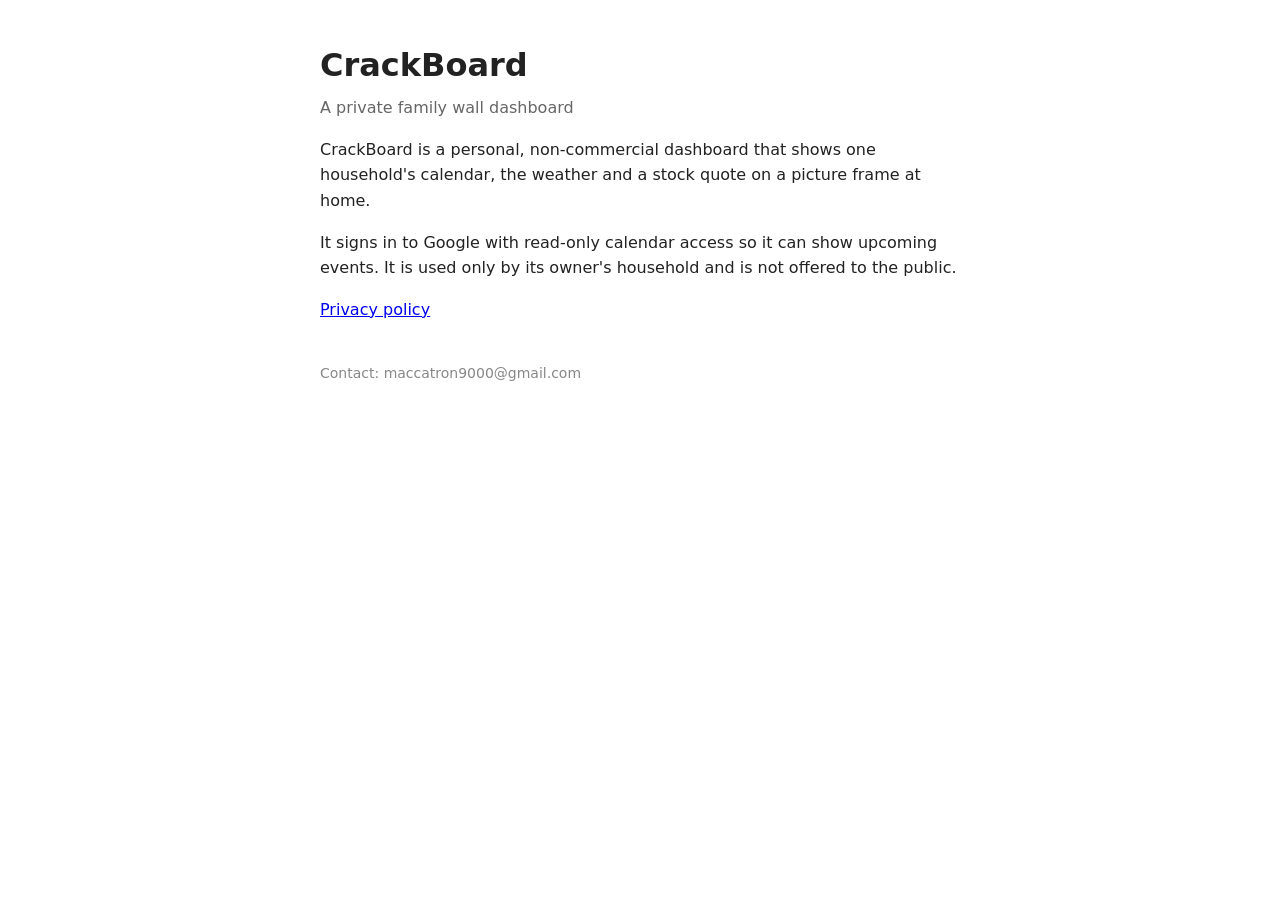
<file: index.html>
<!doctype html><html lang="en"><head><meta charset="utf-8"><meta name="viewport" content="width=device-width,initial-scale=1"><title>CrackBoard</title><link rel="stylesheet" href="style.css"></head><body>
<h1>CrackBoard</h1><p class="sub">A private family wall dashboard</p>
<p>CrackBoard is a personal, non-commercial dashboard that shows one household's calendar, the weather and a stock quote on a picture frame at home.</p>
<p>It signs in to Google with read-only calendar access so it can show upcoming events. It is used only by its owner's household and is not offered to the public.</p>
<p><a href="privacy.html">Privacy policy</a></p>
<footer>Contact: maccatron9000@gmail.com</footer></body></html>
</file>
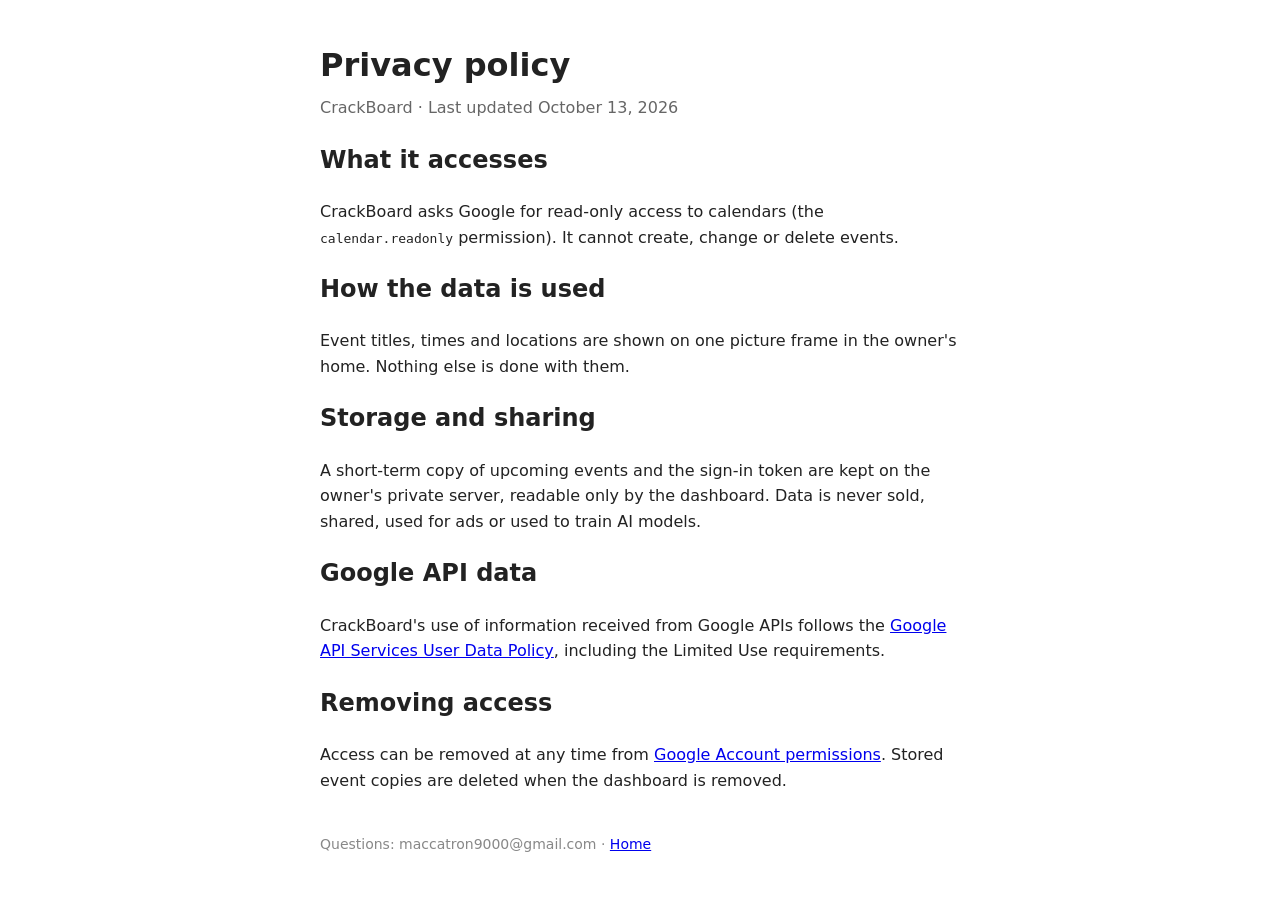
<file: privacy.html>
<!doctype html><html lang="en"><head><meta charset="utf-8"><meta name="viewport" content="width=device-width,initial-scale=1"><title>CrackBoard privacy policy</title><link rel="stylesheet" href="style.css"></head><body>
<h1>Privacy policy</h1><p class="sub">CrackBoard · Last updated October 13, 2026</p>
<h2>What it accesses</h2><p>CrackBoard asks Google for read-only access to calendars (the <code>calendar.readonly</code> permission). It cannot create, change or delete events.</p>
<h2>How the data is used</h2><p>Event titles, times and locations are shown on one picture frame in the owner's home. Nothing else is done with them.</p>
<h2>Storage and sharing</h2><p>A short-term copy of upcoming events and the sign-in token are kept on the owner's private server, readable only by the dashboard. Data is never sold, shared, used for ads or used to train AI models.</p>
<h2>Google API data</h2><p>CrackBoard's use of information received from Google APIs follows the <a href="https://developers.google.com/terms/api-services-user-data-policy">Google API Services User Data Policy</a>, including the Limited Use requirements.</p>
<h2>Removing access</h2><p>Access can be removed at any time from <a href="https://myaccount.google.com/permissions">Google Account permissions</a>. Stored event copies are deleted when the dashboard is removed.</p>
<footer>Questions: maccatron9000@gmail.com · <a href="index.html">Home</a></footer></body></html>
</file>
<file: style.css>
body{font-family:system-ui,sans-serif;max-width:640px;margin:40px auto;padding:0 20px;line-height:1.6;color:#222}h1{margin-bottom:0}.sub{color:#666;margin-top:4px}footer{margin-top:40px;color:#888;font-size:14px}
</file>
